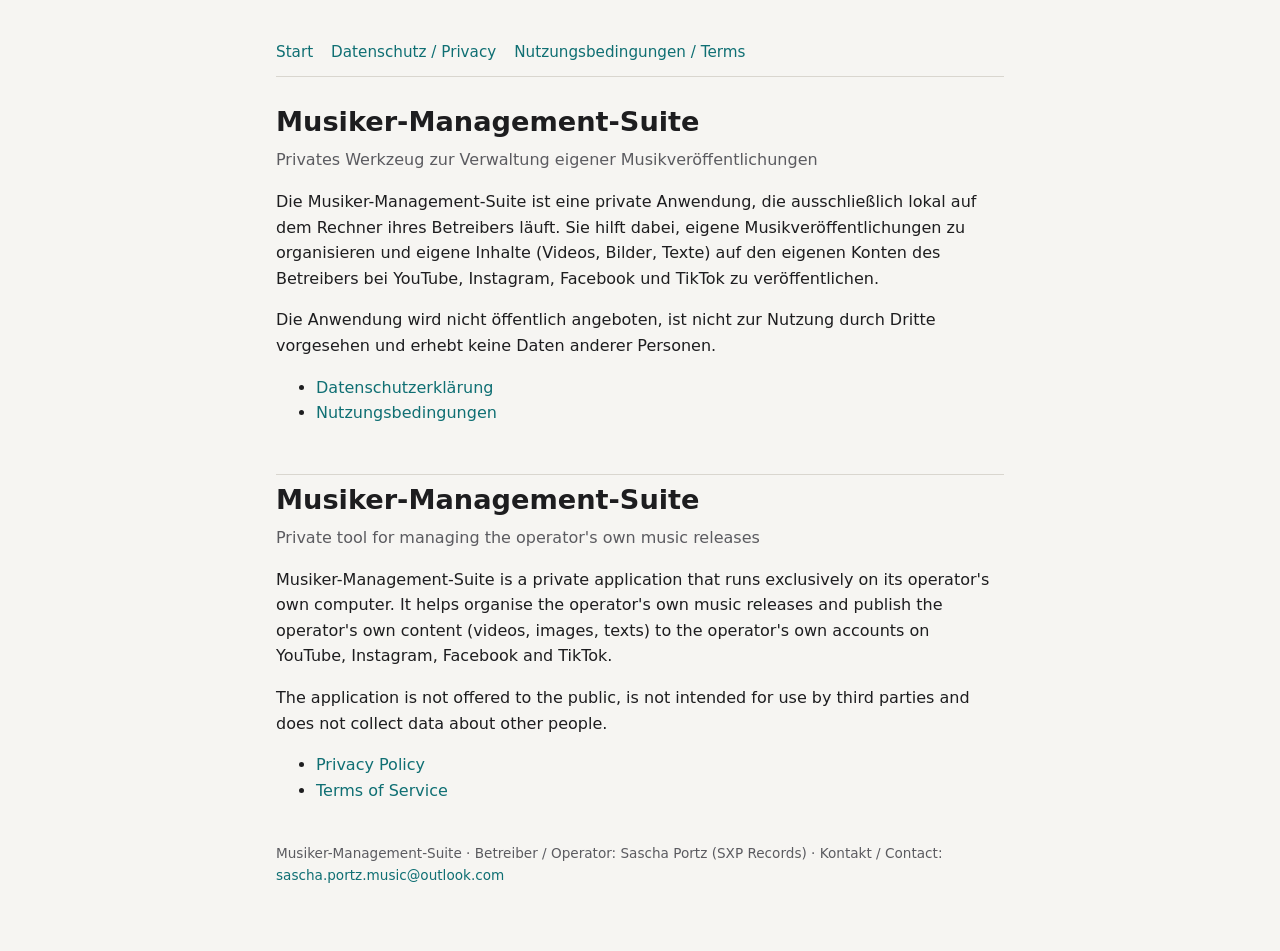
<file: index.html>
<!doctype html>
<html lang="de"><head><meta charset="utf-8"><meta name="viewport" content="width=device-width,initial-scale=1">
<title>Musiker-Management-Suite</title><link rel="stylesheet" href="style.css"></head><body><main>
<nav><a href="./">Start</a><a href="datenschutz.html">Datenschutz / Privacy</a><a href="nutzungsbedingungen.html">Nutzungsbedingungen / Terms</a></nav>
<h1>Musiker-Management-Suite</h1>
<p class="sub">Privates Werkzeug zur Verwaltung eigener Musikveröffentlichungen</p>
<p>Die Musiker-Management-Suite ist eine private Anwendung, die ausschließlich lokal auf dem Rechner ihres Betreibers läuft. Sie hilft dabei, eigene Musikveröffentlichungen zu organisieren und eigene Inhalte (Videos, Bilder, Texte) auf den eigenen Konten des Betreibers bei YouTube, Instagram, Facebook und TikTok zu veröffentlichen.</p>
<p>Die Anwendung wird nicht öffentlich angeboten, ist nicht zur Nutzung durch Dritte vorgesehen und erhebt keine Daten anderer Personen.</p>
<ul><li><a href="datenschutz.html">Datenschutzerklärung</a></li><li><a href="nutzungsbedingungen.html">Nutzungsbedingungen</a></li></ul>
<hr>
<h1 lang="en">Musiker-Management-Suite</h1>
<p class="sub" lang="en">Private tool for managing the operator's own music releases</p>
<p lang="en">Musiker-Management-Suite is a private application that runs exclusively on its operator's own computer. It helps organise the operator's own music releases and publish the operator's own content (videos, images, texts) to the operator's own accounts on YouTube, Instagram, Facebook and TikTok.</p>
<p lang="en">The application is not offered to the public, is not intended for use by third parties and does not collect data about other people.</p>
<ul lang="en"><li><a href="datenschutz.html#en">Privacy Policy</a></li><li><a href="nutzungsbedingungen.html#en">Terms of Service</a></li></ul>
<footer>Musiker-Management-Suite · Betreiber / Operator: Sascha Portz (SXP Records) · Kontakt / Contact: <a href="mailto:sascha.portz.music@outlook.com">sascha.portz.music@outlook.com</a></footer>
</main></body></html>
</file>
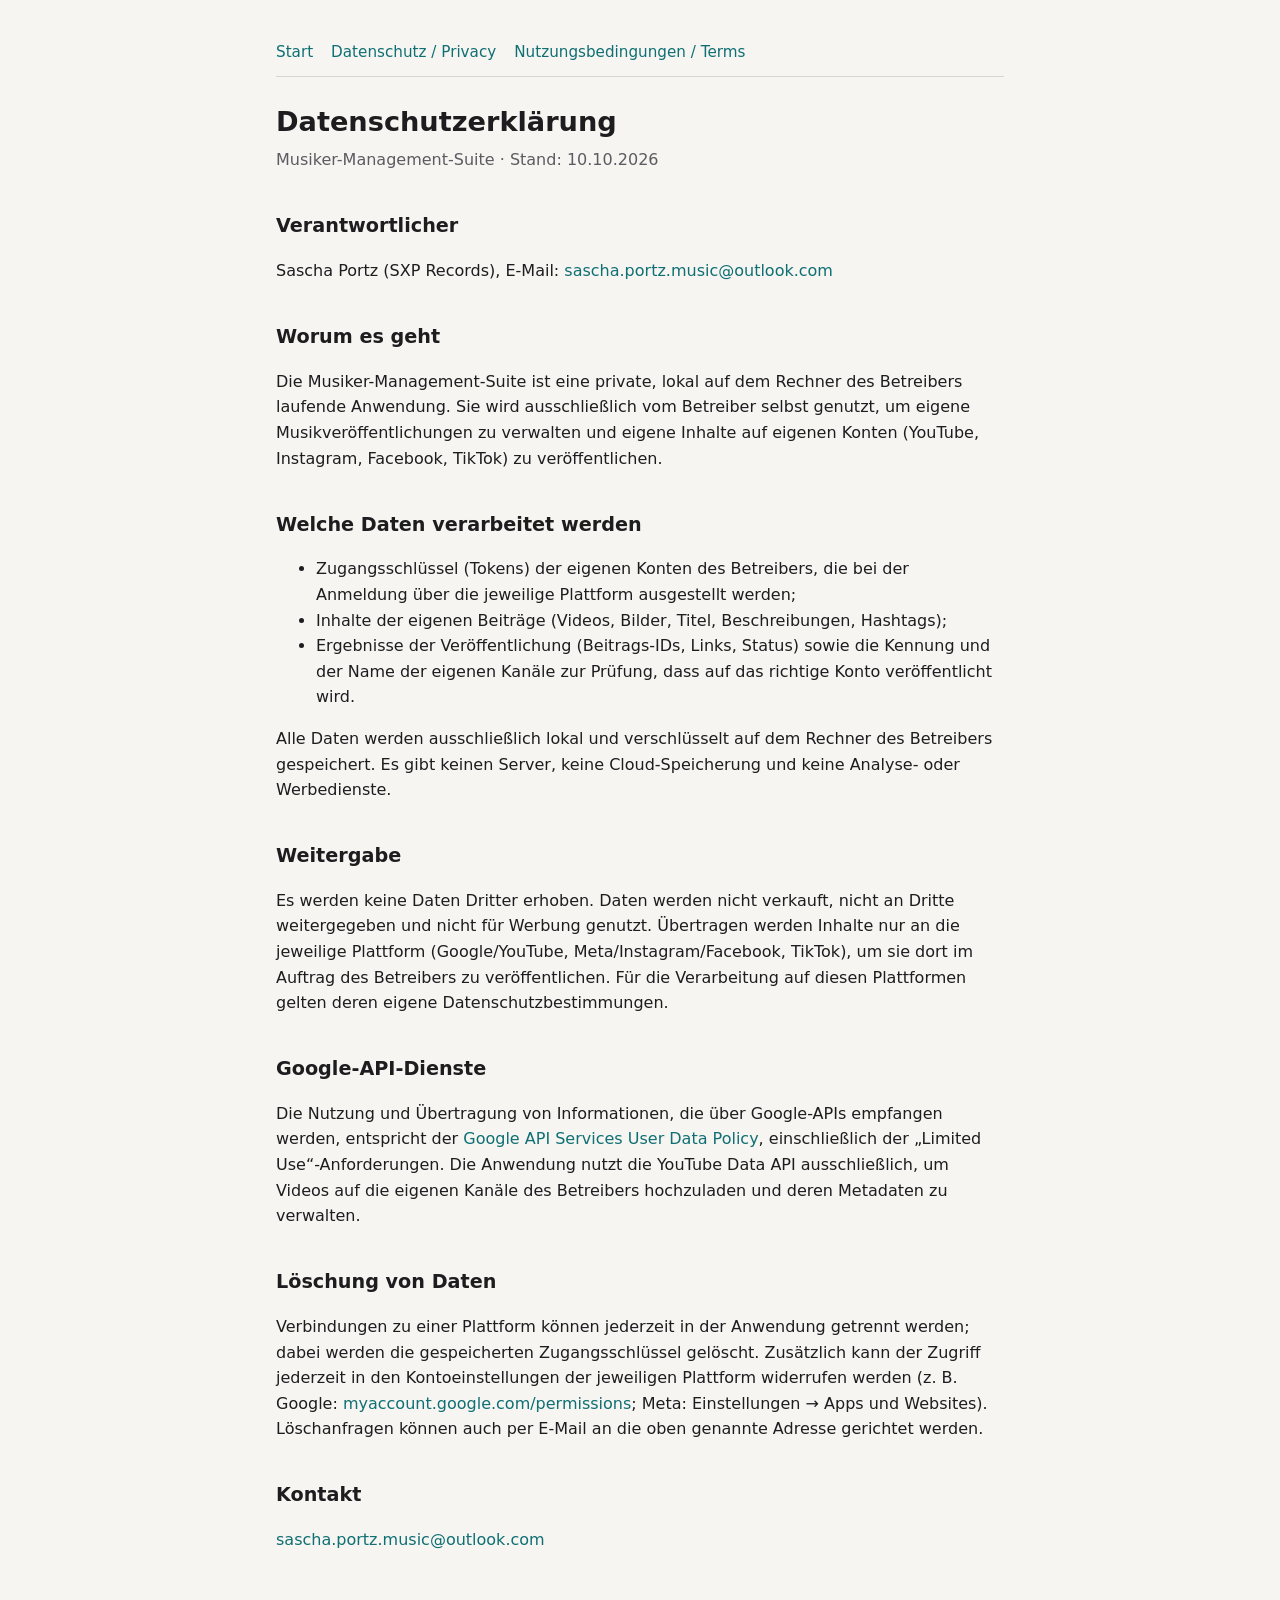
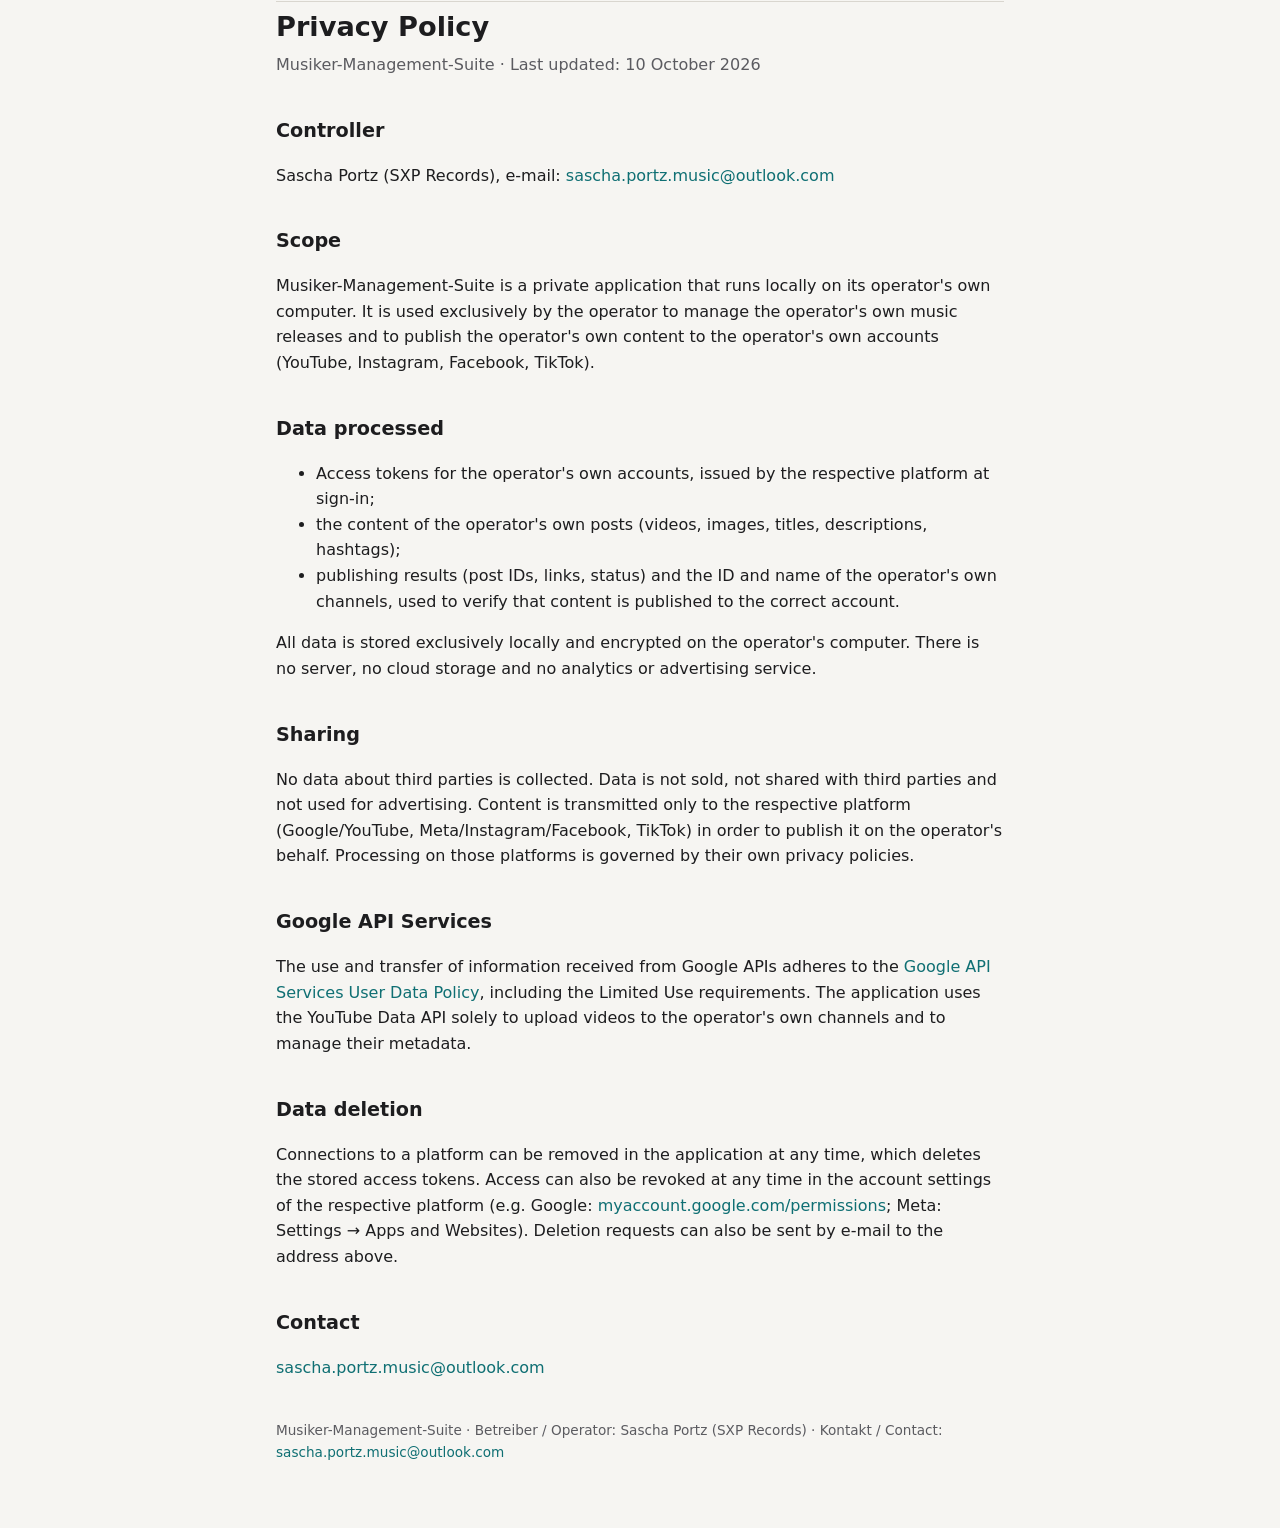
<file: datenschutz.html>
<!doctype html>
<html lang="de"><head><meta charset="utf-8"><meta name="viewport" content="width=device-width,initial-scale=1">
<title>Datenschutzerklärung – Musiker-Management-Suite</title><link rel="stylesheet" href="style.css"></head><body><main>
<nav><a href="./">Start</a><a href="datenschutz.html">Datenschutz / Privacy</a><a href="nutzungsbedingungen.html">Nutzungsbedingungen / Terms</a></nav>
<h1>Datenschutzerklärung</h1>
<p class="sub">Musiker-Management-Suite · Stand: 10.10.2026</p>
<h2>Verantwortlicher</h2>
<p>Sascha Portz (SXP Records), E-Mail: <a href="mailto:sascha.portz.music@outlook.com">sascha.portz.music@outlook.com</a></p>
<h2>Worum es geht</h2>
<p>Die Musiker-Management-Suite ist eine private, lokal auf dem Rechner des Betreibers laufende Anwendung. Sie wird ausschließlich vom Betreiber selbst genutzt, um eigene Musikveröffentlichungen zu verwalten und eigene Inhalte auf eigenen Konten (YouTube, Instagram, Facebook, TikTok) zu veröffentlichen.</p>
<h2>Welche Daten verarbeitet werden</h2>
<ul>
<li>Zugangsschlüssel (Tokens) der eigenen Konten des Betreibers, die bei der Anmeldung über die jeweilige Plattform ausgestellt werden;</li>
<li>Inhalte der eigenen Beiträge (Videos, Bilder, Titel, Beschreibungen, Hashtags);</li>
<li>Ergebnisse der Veröffentlichung (Beitrags-IDs, Links, Status) sowie die Kennung und der Name der eigenen Kanäle zur Prüfung, dass auf das richtige Konto veröffentlicht wird.</li>
</ul>
<p>Alle Daten werden ausschließlich lokal und verschlüsselt auf dem Rechner des Betreibers gespeichert. Es gibt keinen Server, keine Cloud-Speicherung und keine Analyse- oder Werbedienste.</p>
<h2>Weitergabe</h2>
<p>Es werden keine Daten Dritter erhoben. Daten werden nicht verkauft, nicht an Dritte weitergegeben und nicht für Werbung genutzt. Übertragen werden Inhalte nur an die jeweilige Plattform (Google/YouTube, Meta/Instagram/Facebook, TikTok), um sie dort im Auftrag des Betreibers zu veröffentlichen. Für die Verarbeitung auf diesen Plattformen gelten deren eigene Datenschutzbestimmungen.</p>
<h2>Google-API-Dienste</h2>
<p>Die Nutzung und Übertragung von Informationen, die über Google-APIs empfangen werden, entspricht der <a href="https://developers.google.com/terms/api-services-user-data-policy">Google API Services User Data Policy</a>, einschließlich der „Limited Use“-Anforderungen. Die Anwendung nutzt die YouTube Data API ausschließlich, um Videos auf die eigenen Kanäle des Betreibers hochzuladen und deren Metadaten zu verwalten.</p>
<h2 id="loeschung">Löschung von Daten</h2>
<p>Verbindungen zu einer Plattform können jederzeit in der Anwendung getrennt werden; dabei werden die gespeicherten Zugangsschlüssel gelöscht. Zusätzlich kann der Zugriff jederzeit in den Kontoeinstellungen der jeweiligen Plattform widerrufen werden (z. B. Google: <a href="https://myaccount.google.com/permissions">myaccount.google.com/permissions</a>; Meta: Einstellungen → Apps und Websites). Löschanfragen können auch per E-Mail an die oben genannte Adresse gerichtet werden.</p>
<h2>Kontakt</h2>
<p><a href="mailto:sascha.portz.music@outlook.com">sascha.portz.music@outlook.com</a></p>
<hr>
<h1 id="en" lang="en">Privacy Policy</h1>
<div lang="en">
<p class="sub">Musiker-Management-Suite · Last updated: 10 October 2026</p>
<h2>Controller</h2>
<p>Sascha Portz (SXP Records), e-mail: <a href="mailto:sascha.portz.music@outlook.com">sascha.portz.music@outlook.com</a></p>
<h2>Scope</h2>
<p>Musiker-Management-Suite is a private application that runs locally on its operator's own computer. It is used exclusively by the operator to manage the operator's own music releases and to publish the operator's own content to the operator's own accounts (YouTube, Instagram, Facebook, TikTok).</p>
<h2>Data processed</h2>
<ul>
<li>Access tokens for the operator's own accounts, issued by the respective platform at sign-in;</li>
<li>the content of the operator's own posts (videos, images, titles, descriptions, hashtags);</li>
<li>publishing results (post IDs, links, status) and the ID and name of the operator's own channels, used to verify that content is published to the correct account.</li>
</ul>
<p>All data is stored exclusively locally and encrypted on the operator's computer. There is no server, no cloud storage and no analytics or advertising service.</p>
<h2>Sharing</h2>
<p>No data about third parties is collected. Data is not sold, not shared with third parties and not used for advertising. Content is transmitted only to the respective platform (Google/YouTube, Meta/Instagram/Facebook, TikTok) in order to publish it on the operator's behalf. Processing on those platforms is governed by their own privacy policies.</p>
<h2>Google API Services</h2>
<p>The use and transfer of information received from Google APIs adheres to the <a href="https://developers.google.com/terms/api-services-user-data-policy">Google API Services User Data Policy</a>, including the Limited Use requirements. The application uses the YouTube Data API solely to upload videos to the operator's own channels and to manage their metadata.</p>
<h2 id="deletion">Data deletion</h2>
<p>Connections to a platform can be removed in the application at any time, which deletes the stored access tokens. Access can also be revoked at any time in the account settings of the respective platform (e.g. Google: <a href="https://myaccount.google.com/permissions">myaccount.google.com/permissions</a>; Meta: Settings → Apps and Websites). Deletion requests can also be sent by e-mail to the address above.</p>
<h2>Contact</h2>
<p><a href="mailto:sascha.portz.music@outlook.com">sascha.portz.music@outlook.com</a></p>
</div>
<footer>Musiker-Management-Suite · Betreiber / Operator: Sascha Portz (SXP Records) · Kontakt / Contact: <a href="mailto:sascha.portz.music@outlook.com">sascha.portz.music@outlook.com</a></footer>
</main></body></html>
</file>
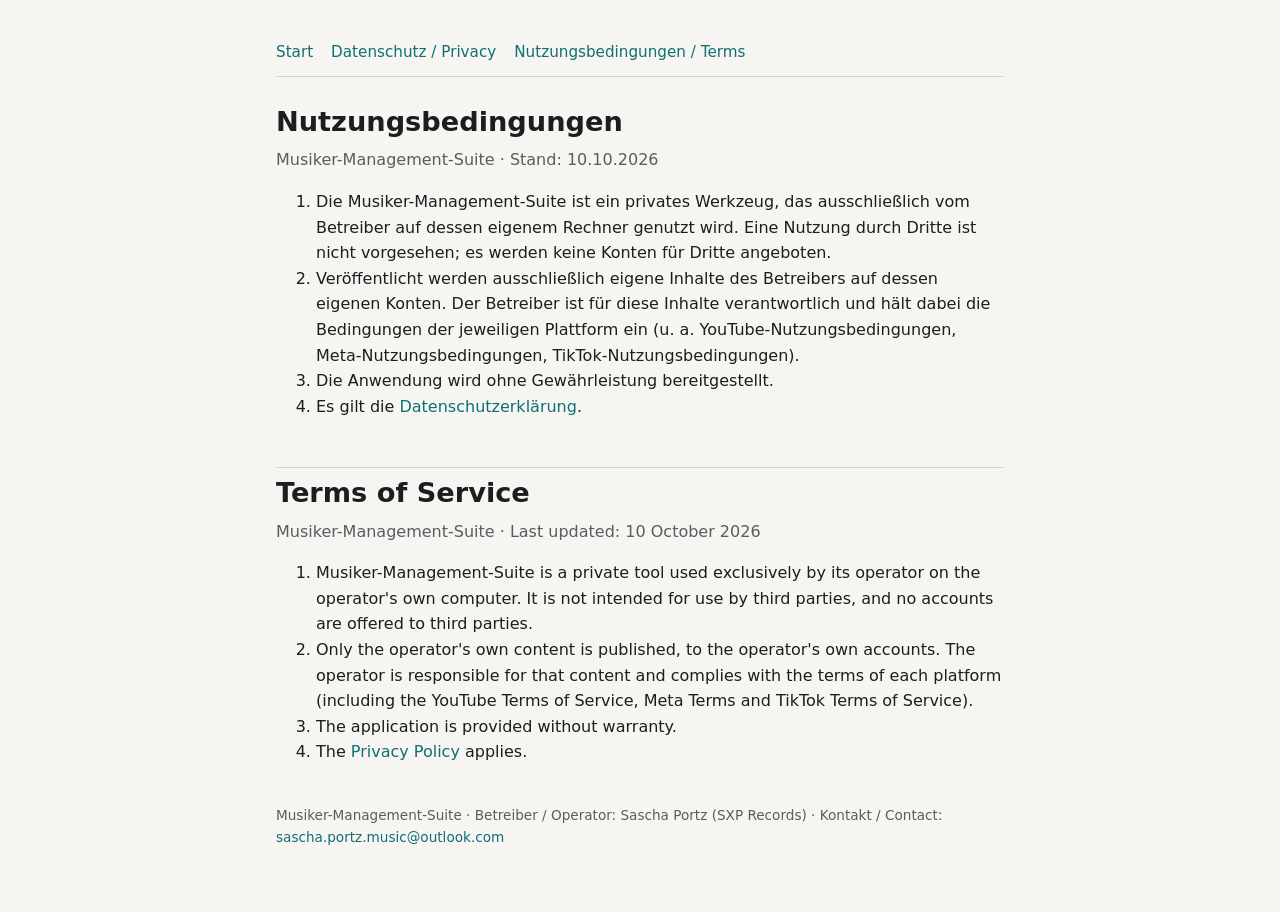
<file: nutzungsbedingungen.html>
<!doctype html>
<html lang="de"><head><meta charset="utf-8"><meta name="viewport" content="width=device-width,initial-scale=1">
<title>Nutzungsbedingungen – Musiker-Management-Suite</title><link rel="stylesheet" href="style.css"></head><body><main>
<nav><a href="./">Start</a><a href="datenschutz.html">Datenschutz / Privacy</a><a href="nutzungsbedingungen.html">Nutzungsbedingungen / Terms</a></nav>
<h1>Nutzungsbedingungen</h1>
<p class="sub">Musiker-Management-Suite · Stand: 10.10.2026</p>
<ol>
<li>Die Musiker-Management-Suite ist ein privates Werkzeug, das ausschließlich vom Betreiber auf dessen eigenem Rechner genutzt wird. Eine Nutzung durch Dritte ist nicht vorgesehen; es werden keine Konten für Dritte angeboten.</li>
<li>Veröffentlicht werden ausschließlich eigene Inhalte des Betreibers auf dessen eigenen Konten. Der Betreiber ist für diese Inhalte verantwortlich und hält dabei die Bedingungen der jeweiligen Plattform ein (u. a. YouTube-Nutzungsbedingungen, Meta-Nutzungsbedingungen, TikTok-Nutzungsbedingungen).</li>
<li>Die Anwendung wird ohne Gewährleistung bereitgestellt.</li>
<li>Es gilt die <a href="datenschutz.html">Datenschutzerklärung</a>.</li>
</ol>
<hr>
<h1 id="en" lang="en">Terms of Service</h1>
<div lang="en">
<p class="sub">Musiker-Management-Suite · Last updated: 10 October 2026</p>
<ol>
<li>Musiker-Management-Suite is a private tool used exclusively by its operator on the operator's own computer. It is not intended for use by third parties, and no accounts are offered to third parties.</li>
<li>Only the operator's own content is published, to the operator's own accounts. The operator is responsible for that content and complies with the terms of each platform (including the YouTube Terms of Service, Meta Terms and TikTok Terms of Service).</li>
<li>The application is provided without warranty.</li>
<li>The <a href="datenschutz.html#en">Privacy Policy</a> applies.</li>
</ol>
</div>
<footer>Musiker-Management-Suite · Betreiber / Operator: Sascha Portz (SXP Records) · Kontakt / Contact: <a href="mailto:sascha.portz.music@outlook.com">sascha.portz.music@outlook.com</a></footer>
</main></body></html>
</file>
<file: style.css>
:root{--bg:#f6f5f2;--fg:#1d1d1f;--muted:#5b5b60;--accent:#0f6f73;--line:#d9d6cf}
@media (prefers-color-scheme:dark){:root{--bg:#141416;--fg:#ececee;--muted:#a3a3a8;--accent:#5cc3c7;--line:#2c2c30}}
*{box-sizing:border-box}
body{margin:0;background:var(--bg);color:var(--fg);font:16px/1.6 system-ui,-apple-system,"Segoe UI",Roboto,sans-serif}
main{max-width:760px;margin:0 auto;padding:40px 16px 64px}
h1{font-size:1.7rem;line-height:1.25;margin:0 0 .3em}
h2{font-size:1.2rem;margin:2em 0 .4em}
p,li{color:var(--fg)}
.sub{color:var(--muted);margin-top:0}
a{color:var(--accent);text-decoration:none}a:hover{text-decoration:underline}
nav{display:flex;gap:18px;flex-wrap:wrap;border-bottom:1px solid var(--line);padding-bottom:12px;margin-bottom:28px;font-size:.95rem}
hr{border:0;border-top:1px solid var(--line);margin:48px 0 8px}
footer{color:var(--muted);font-size:.85rem;margin-top:40px}
</file>
